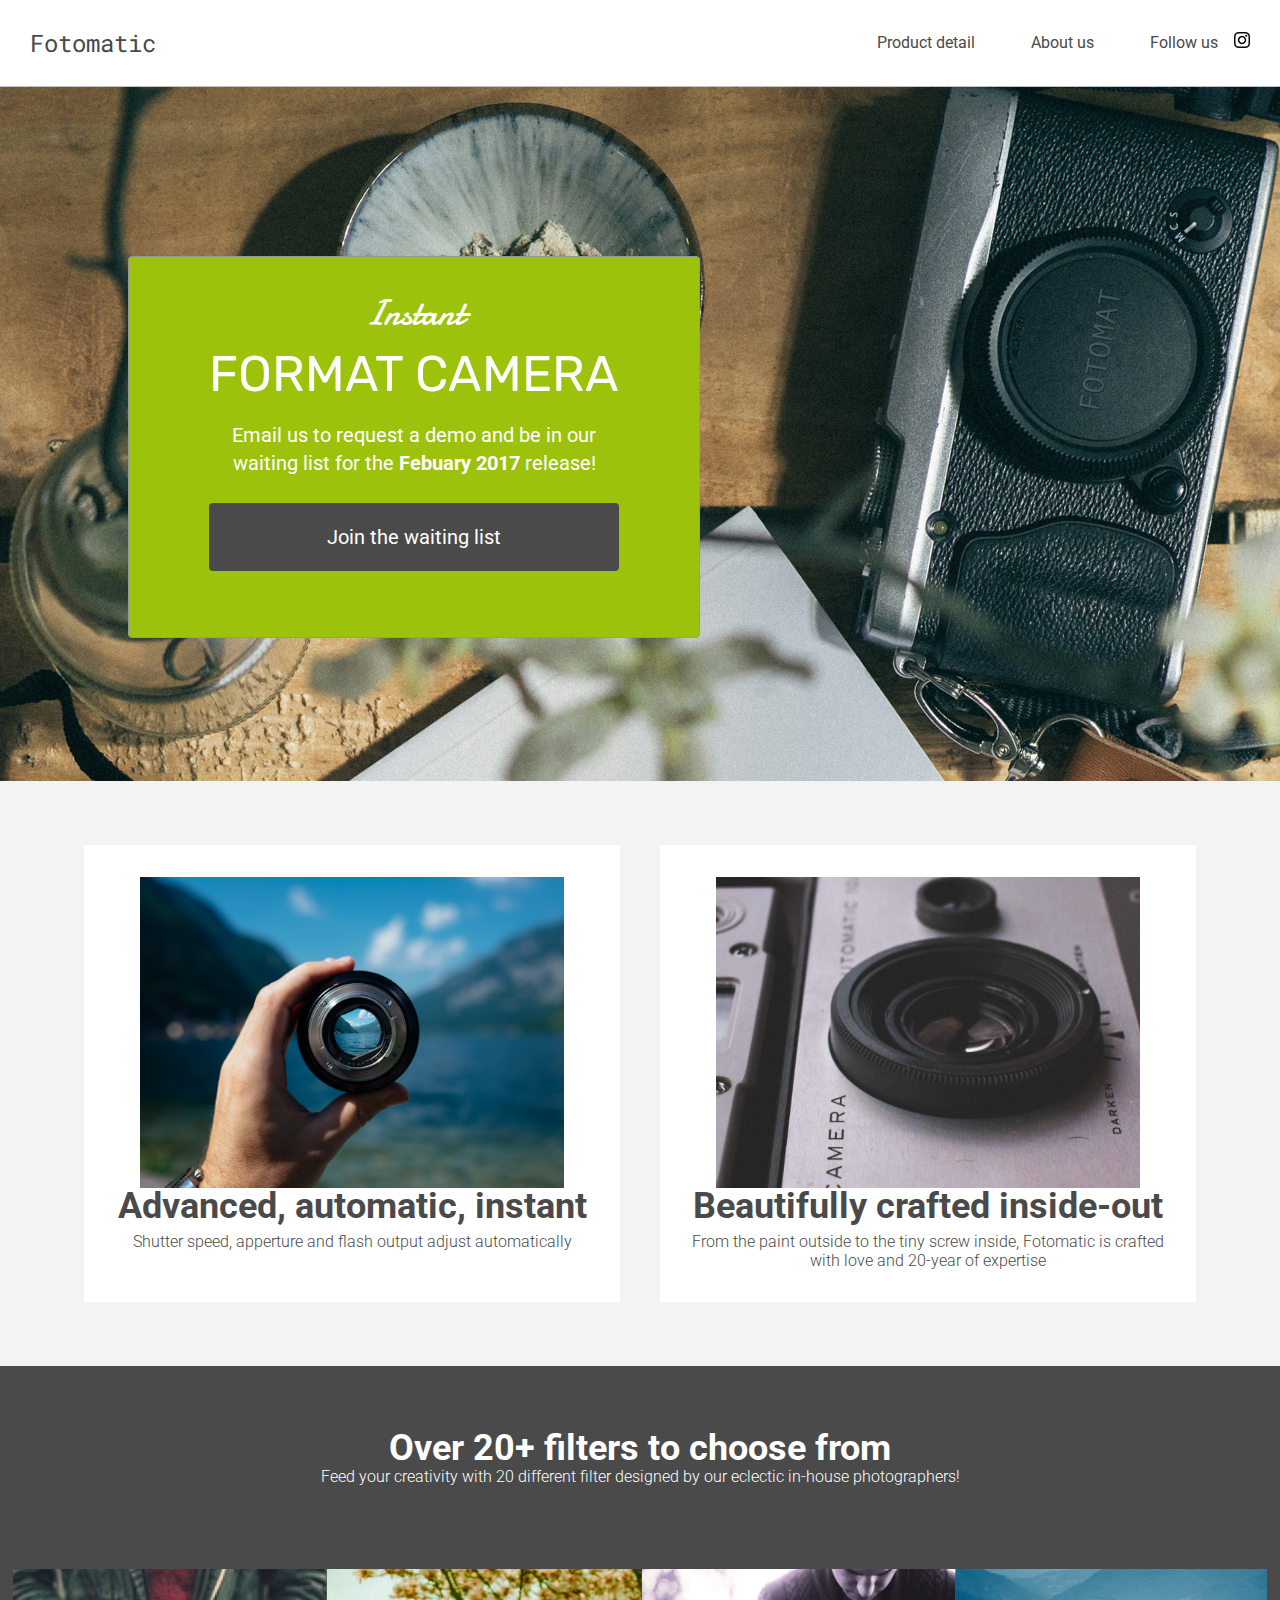
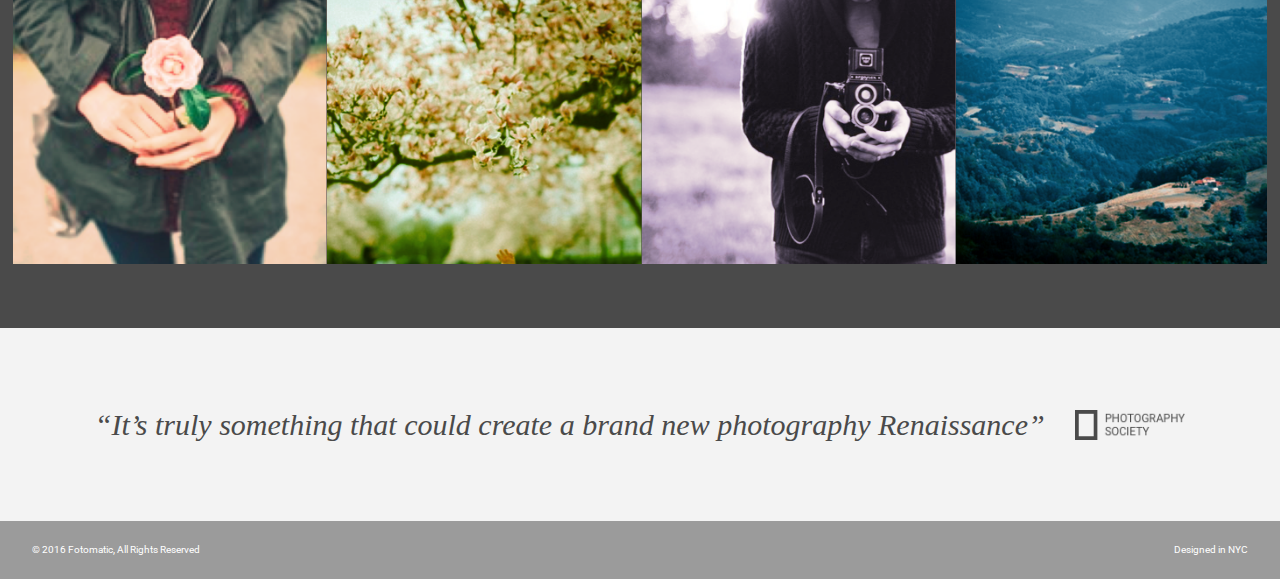
<file: Codecademy CSS Grid/F1C1_start/index.html>
<!DOCTYPE html>
<html>
<head>
  <link href="https://fonts.googleapis.com/css?family=Damion" rel="stylesheet">
  <link href="https://fonts.googleapis.com/css?family=Rubik" rel="stylesheet">
  <link href="https://fonts.googleapis.com/css?family=Roboto:300,400,600,700" rel="stylesheet">
  <link href="https://fonts.googleapis.com/css2?family=Roboto+Mono&display=swap" rel="stylesheet">
  <link rel="stylesheet" href="./resources/css/reset.css">
  <link rel="stylesheet" href="./resources/css/style.css">
  <meta charset="UTF-8">
</head>
<body>
  <!-- Header -->
  <header>
    <div class="content">
      <a href="index.html" class="desktop logo">Fotomatic</a>
      <nav class="desktop">
        <ul>
          <li><a href="#">Product detail</a></li>
          <li><a href="#">About us</a></li>
          <li><a href="https://www.instagram.com/">Follow us <img class="icon" src="./resources/images/instagram.png"></a></li>
        </ul>
      </nav>
      <nav class="mobile">
        <ul>
          <li><a href="#"><img src="./resources/images/ic-logo.svg"></a></li>
          <li><a href="#"><img src="./resources/images/ic-product-detail.svg"></a></li>
          <li><a href="#"><img src="./resources/images/ic-about-us.svg"></a></li>
          <li><a href="#" class="button">Join us</a></li>
        </ul>
      </nav>
    </div>
  </header>

  <!-- Main Content -->
  <div class="main-content">

    <!-- Sign Up Section -->
    <div id="sign-up-section" class="banner">
      <div id="sign-up-cta">
        <div class="content center">
          <div class="header">
            <h2 class="cursive">Instant</h2>
            <h1 class="striking">FORMAT CAMERA</h1>
          </div>
          <div class="email">
            <span>
              Email us to request a demo and be in our waiting list for the <strong>Febuary 2017</strong> release!
            </span>
            <div class="button">Join the waiting list</div>
          </div>
        </div>
      </div>
    </div>

    <!-- Features Section -->
    <div id="features-section">
      <div class="feature">
        <div class="center">
          <div class="image-container">
            <img src="../F1C1_start/resources/images/feature-1.png" />
          </div>
          <div class="content">
            <h2>Advanced, automatic, instant</h2>
            <h3>Shutter speed, apperture and flash output adjust automatically</h3>
          </div>
        </div>
      </div>
      <div class="feature">
        <div class="center">
          <div class="image-container">
            <img src="../F1C1_start/resources/images/feature-2.png" />
          </div>
          <div class="content">
            <h2>Beautifully crafted inside-out</h2>
            <h3>From the paint outside to the tiny screw inside, Fotomatic is crafted with love and 20-year of expertise</h3>
          </div>
        </div>
      </div>
    </div>

    <!-- Filters Section -->
    <div id="filters-section">
      <div class="content center">
        <h2>Over 20+ filters to choose from</h2>
        <h3>Feed your creativity with 20 different filter designed by our eclectic in-house photographers!</h3>
      </div>
      <div class="images-container">
        <div class="image-container">
          <img src="./resources/images/filter-1.png" />
        </div>
        <div class="image-container">
          <img src="./resources/images/filter-2.png" />
        </div>
        <div class="image-container">
          <img src="./resources/images/filter-3.png" />
        </div>
        <div class="image-container extra">
          <img src="./resources/images/filter-4.png" />
        </div>
      </div>
    </div>

    <!--Quotes -->
    <div id="quotes-section">
      <div class="content center">
        <span class="quote">“It’s truly something that could create a brand new photography Renaissance”</span>
        <img class="quote-citation" src="./resources/images/photography-logo.png" />
      </div>
    </div>

    <!-- Footer -->
    <footer>
      <div class="content">
        <span class="copyright">© 2016  Fotomatic, All Rights Reserved</span>
        <span class="location">Designed in NYC</span>
      </div>
    </footer>

  </div>
</body>
</html>
</file>
<file: Codecademy CSS Grid/F1C1_start/resources/css/style.css>
/* Universal Styles */

html {
  font-family: "Roboto", sans-serif;
  font-size: 16px;
}

.main-content {
  position: relative;
  top: 5.3125rem; /* To offset for fixed header. */
}

.center {
  text-align: center;
}

.button {
  border-radius: 4px;
  background-color: #4a4a4a;
  color: white;
}

.image-container {
  overflow: hidden;
}

.image-container img {
  display: block;
  max-width: 100%;
}

@media only screen and (max-width: 760px) {
  .main-content {
    top: 2.5625rem;
  }
}

/* Header */

header {
  position: fixed;
  z-index: 100;
  width: 100%;
  border-bottom: solid 1px #c6c1c1;
  background-color: white;
}

header .content {
  display: flex;
  align-items: center;
  padding: 1.875rem;
}

header .logo {
  flex: 1;
  font-size: 24px;
  color:#4a4a4a;
  font-family: "Roboto Mono";
}



header nav ul {
  display: flex;
}

nav li {
  padding-left: 3.5rem;
}

nav a {
  vertical-align: bottom;
  line-height: 1.6;
  font-size: 1rem;
  color: #4a4a4a;
}

nav .button {
  padding: .1875rem .5rem;
  background-color: #9dc20b;
  line-height: 1.6;
  color: white;
}


header .icon {
  width: 1rem;
  padding-left: .75rem;
}

header .mobile {
  display: none;
}

@media only screen and (max-width: 760px) {
  header .desktop {
    display: none;
  }

  header .mobile {
    display: block;
    width: 100%;
  }

  header .content {
    padding: .5rem 0;
  }

  header .mobile ul {
    display: flex;
    justify-content: space-around;
    align-items: center;
    width: 100%;
  }

  header .mobile li {
    padding: 0;
  }

  header .mobile .button {
    padding: .1875rem .5rem;
    background-color: #9dc20b;
    line-height: 1.6;
    color: white;
  }
}

/* Sign Up Section */

#sign-up-section {
  display: flex;
  justify-content: flex-start;
  align-items: flex-start;
  height: 43.5rem;
  background-image: url('../images/banner-landingpage.jpg');
  background-position: bottom;
  background-size: cover;
  background-repeat: no-repeat;
}

#sign-up-cta {
  position:relative;
  top: 171px;
  left: 10%;
  padding: 0 5rem 2.5rem 5rem;
  border: solid 1px #979797;
  border-radius: 4px;
  background-color: #9dc20b;

}

#sign-up-cta .content {
  width: 25.625rem;
  margin-top: 2rem;
  font-family: "Roboto", sans-serif;
  font-size: 1.25rem;
  line-height: 1.4;
  color: white;
}

#sign-up-cta h1 {
  font-size: 3.125rem;
}

#sign-up-cta h2 {
  font-size: 2.25rem;
}

#sign-up-cta span strong {
  font-weight: bold;
}

#sign-up-cta .cursive {
  font-family: "Damion", cursive;
}

#sign-up-cta .striking {
  font-family: "Rubik", sans-serif;
  padding-bottom: .75rem;
}

#sign-up-cta .button {
  margin-top: 1.625rem;
  padding: 1.25rem 7.25rem;
  margin-bottom: 1.625rem;
}

@media only screen and (max-width: 760px) {
  #sign-up-section {
    align-items: center;
    justify-content: center;
    height: 28rem;
  }

  #sign-up-cta {
    position: static;
    width: auto;
    height: auto;
    background-color: transparent;
    border: none;
  }

  #sign-up-cta .content {
    margin-top: 0;
  }

  #sign-up-cta .email {
    display: none;
  }

  #sign-up-cta h1 {
    font-size: 3.125rem;
  }

  #sign-up-cta h2 {
    font-size: 2.25rem;
  }
}

@media only screen and (max-width: 450px) {
  #sign-up-section {
    height: 20rem;
  }

  #sign-up-cta h1 {
    font-size: 2.25rem;
  }

  #sign-up-cta h2 {
    font-size: 2rem;
  }
}

/* Features Section */

#features-section {
  display: flex;
  justify-content: space-between;
  padding: 4rem 5%;
  background-color: #f3f3f3;
}

.feature {
  flex: 1;
  padding: 2rem;
  margin: 0px 1.25rem;
  background-color: white;
}

.feature .image-container {
  width: 90%;
  height: 65%;
  margin: 0 auto;
}

.feature h2 {
  padding-bottom: .5rem;
  font-size: 2.25rem;
  font-weight: bold;
  color: #4a4a4a;
}

.feature h3 {
  font-size: 1rem;
  line-height: 1.2;
  font-weight: 300;
  color: #4a4a4a;
}

@media only screen and (max-width: 890px) {
  #features-section {
    padding: 1rem;
  }
  .feature{
    margin: 0px .5rem;
    padding: 1rem;
  }
  .feature h2 {
    font-size: 1.125rem;
    line-height: 1.3;
    font-weight: normal;
  }

  .feature h3 {
    font-size: .875rem;
    line-height: 1.4;
  }
}

@media only screen and (max-width: 760px) {
  #features-section {
    flex-flow: column;
    padding: 0;
  }

  .feature {
    margin: 0;
    padding: 1.25rem 1rem 0 1rem;
  }
}

/* Filters Section */

#filters-section {
  padding: 4rem 0;
  background-color: #4a4a4a;
}

#filters-section .content {
  padding: 0 .625rem;
  margin-bottom: 5rem;
}

#filters-section .content h2 {
  font-size: 2.25rem;
  font-weight: bold;
  color: white;
}

#filters-section .content h3 {
  font-size: 1rem;
  line-height: 1.4;
  font-weight: 300;
  color: white;
}

#filters-section .images-container {
  display: flex;
  max-width: 100%;
  padding: 0 1%;
}

@media only screen and (max-width: 760px) {
  #filters-section {
    padding: 1.5rem 0 0 0;
  }

  #filters-section .content {
    margin-bottom: 1rem;
  }

  #filters-section .content h2 {
    padding-bottom: .625rem;
    font-size: 1.125rem;
    line-height: 1.3;
    font-weight: normal;
  }

  #filters-section .content h3 {
    font-size: .875rem;
    line-height: 1.4;
  }

  #filters-section .images-container {
    padding: 0;
  }

  #filters-section .extra {
    display: none;
  }
}

/* Quotes Section */

#quotes-section {
  background-color: #f3f3f3;
}

#quotes-section .content {
  display: flex;
  align-items: center;
  justify-content: center;
  padding: 5rem 1.5rem;
}

#quotes-section .quote {
  padding-right: 1.875rem;
  font-family: "Palatino", serif;
  font-size: 1.875rem;
  line-height: 1.1;
  font-style: italic;
  color: #4a4a4a;
}

#quotes-section .quote-citation {
  height: 1.875rem;
}

@media only screen and (max-width: 760px) {
  #quotes-section .content {
    padding: 1.875rem .625rem;
  }

  #quotes-section .quote {
    font-size: 1.5rem;
    line-height: 1.4;
  }

  #quotes-section .quote-citation {
    display: block;
    padding-top: 1rem;
    margin: auto;
  }
}

/* Footer */

footer {
  background-color: #9b9b9b;
  padding: 1.5rem 2rem;
}

footer .content {
  color: white;
  display: flex;
  font-size: .75rem;
}

footer .copyright {
  flex-grow: 1;
}

@media only screen and (min-width: 760px) {
  footer .content {
    font-size: .625rem;
  }
}
</file>
